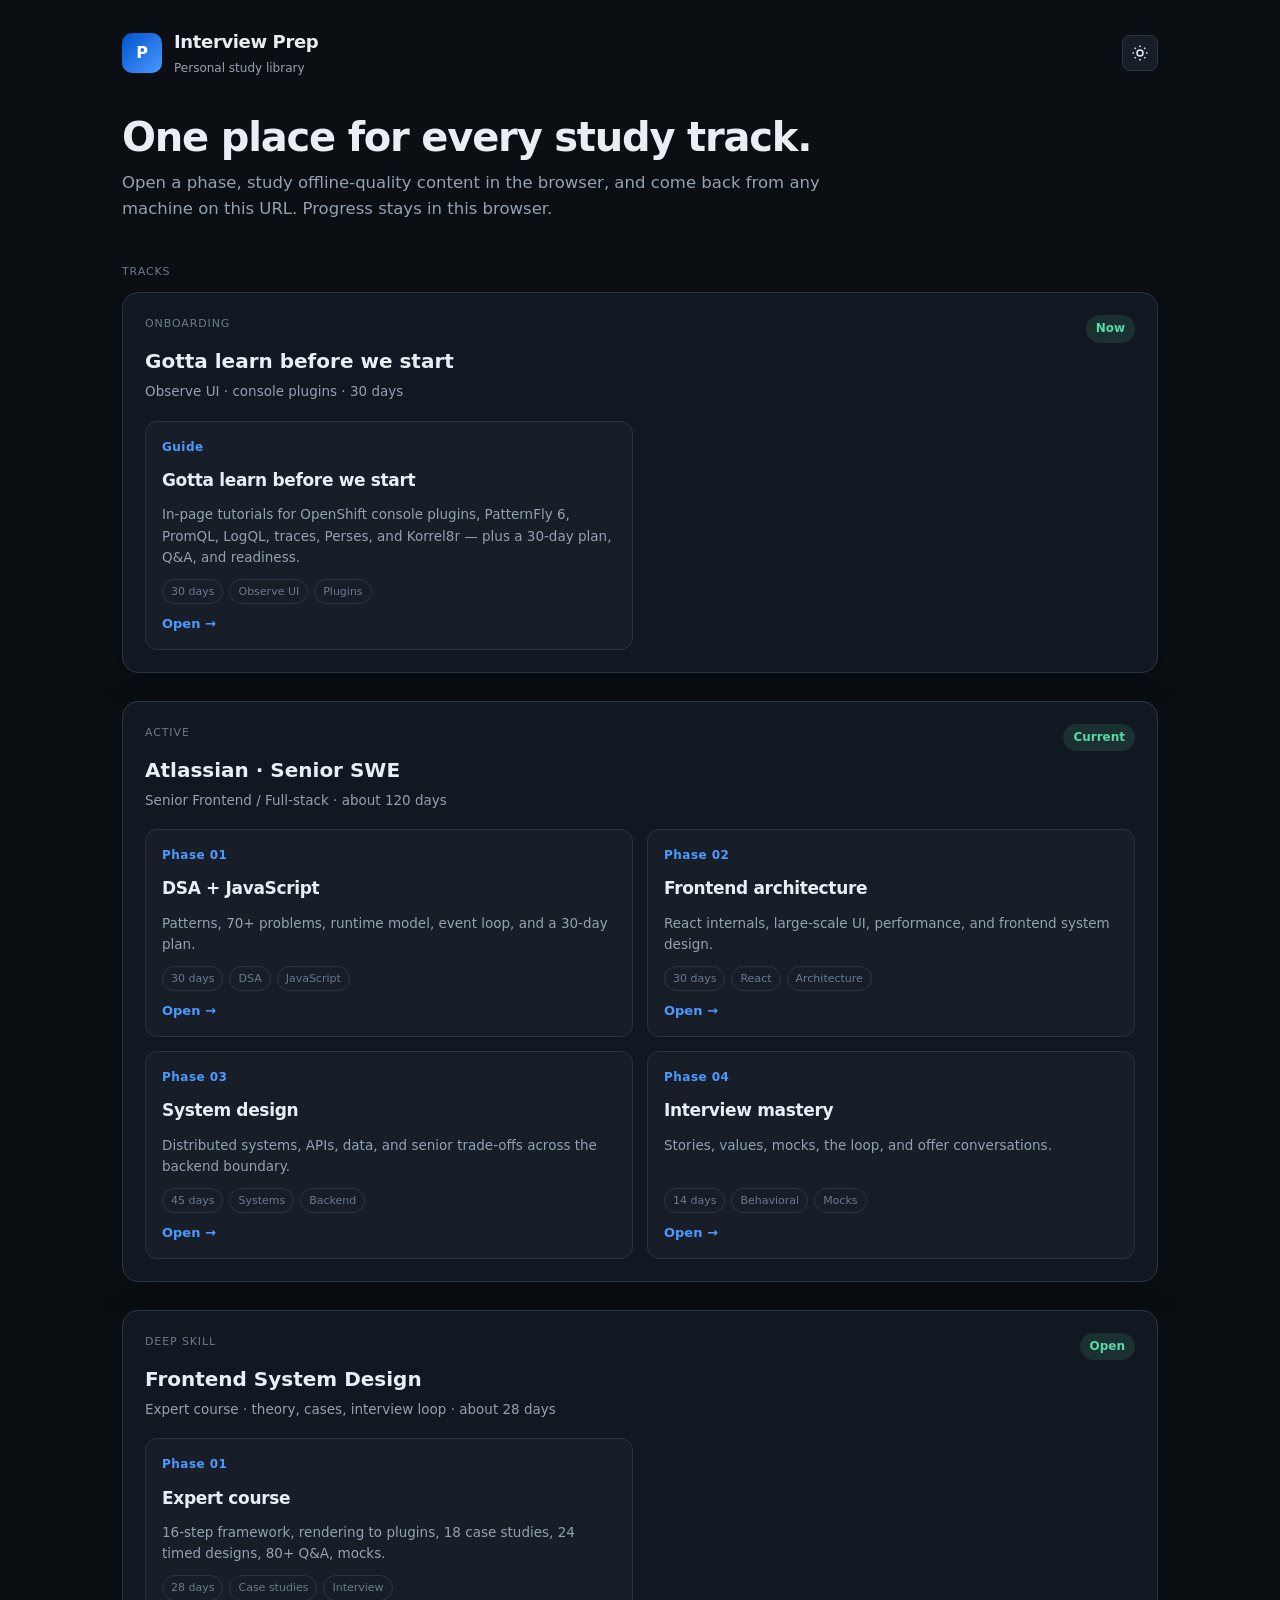
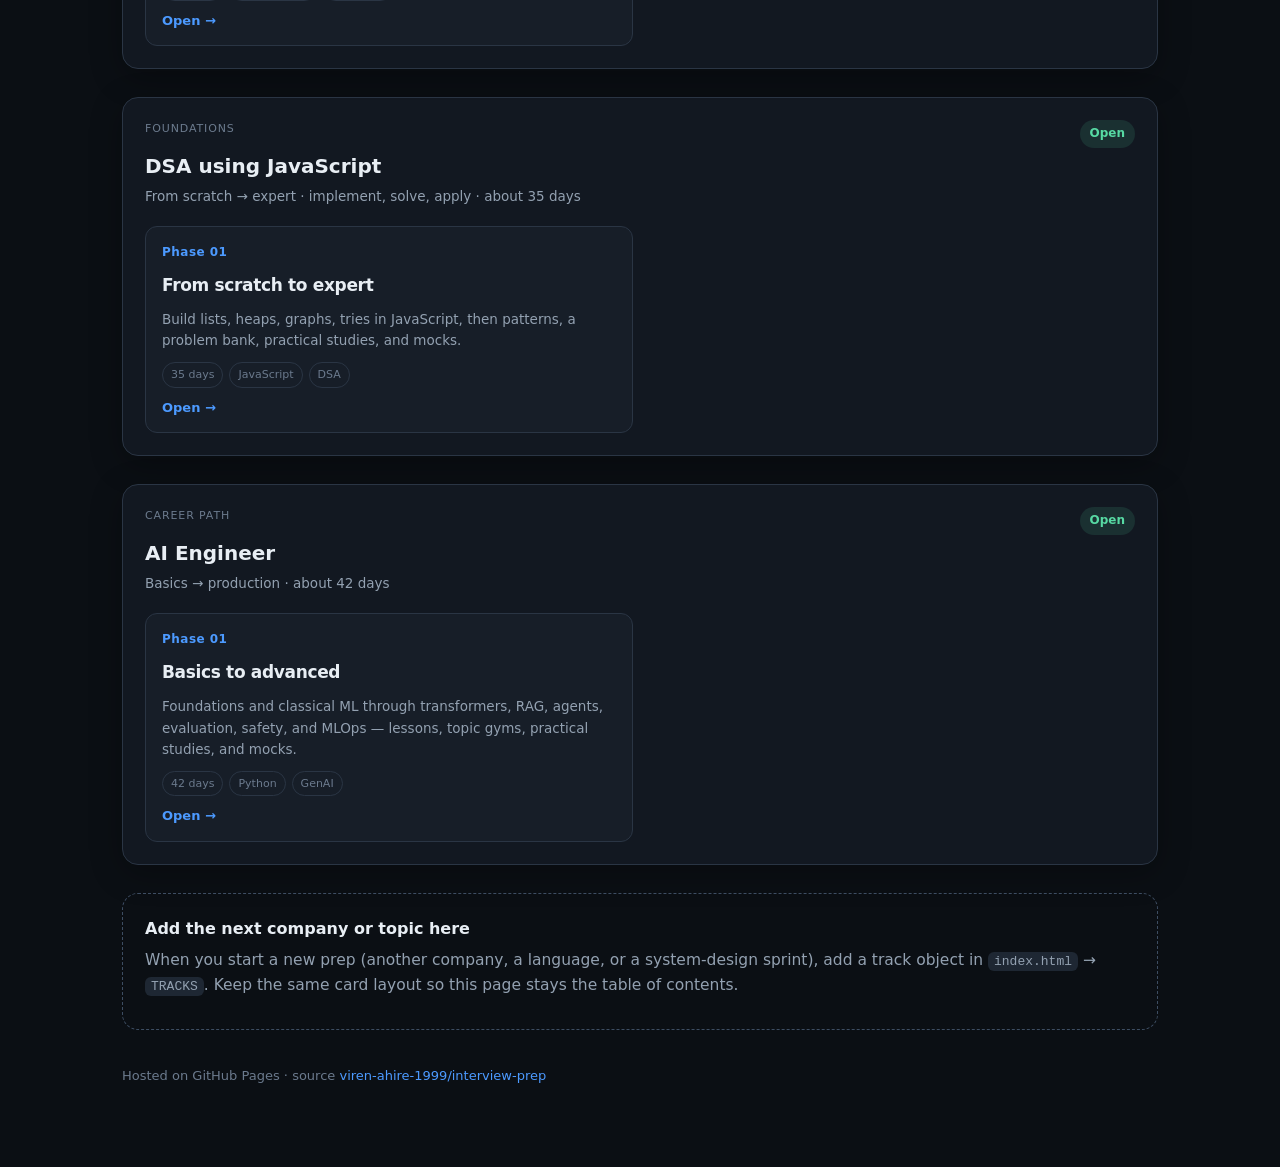
<file: index.html>
<!DOCTYPE html>
<html lang="en" data-theme="dark">
<head>
  <meta charset="UTF-8" />
  <meta name="viewport" content="width=device-width, initial-scale=1" />
  <title>Interview Prep — Study Hub</title>
  <meta name="description" content="Personal interview prep library. Open a track and pick up where you left off." />
  <style>
    :root {
      --bg: #0b0f14;
      --bg-elevated: #121821;
      --bg-card: #171e28;
      --bg-hover: #1e2733;
      --border: #2a3544;
      --border-strong: #3d4d62;
      --text: #e8eef4;
      --text-muted: #93a1b1;
      --text-dim: #6b7a8d;
      --accent: #4c9aff;
      --accent-hover: #79b8ff;
      --accent-soft: rgba(76, 154, 255, 0.12);
      --green: #57d9a3;
      --green-soft: rgba(87, 217, 163, 0.12);
      --yellow: #ffc400;
      --yellow-soft: rgba(255, 196, 0, 0.12);
      --purple: #c0b6f2;
      --purple-soft: rgba(192, 182, 242, 0.12);
      --radius: 12px;
      --radius-sm: 8px;
      --shadow: 0 8px 32px rgba(0, 0, 0, 0.28);
      --font: "Segoe UI", system-ui, -apple-system, BlinkMacSystemFont, sans-serif;
    }
    [data-theme="light"] {
      --bg: #f4f6f8;
      --bg-elevated: #ffffff;
      --bg-card: #ffffff;
      --bg-hover: #eef2f6;
      --border: #d5dde5;
      --border-strong: #b8c4d0;
      --text: #172b4d;
      --text-muted: #44546f;
      --text-dim: #6b778c;
      --accent: #0052cc;
      --accent-hover: #0747a6;
      --accent-soft: rgba(0, 82, 204, 0.08);
      --green: #1f845a;
      --green-soft: rgba(31, 132, 90, 0.1);
      --yellow: #974f0c;
      --yellow-soft: rgba(151, 79, 12, 0.1);
      --purple: #5e4db2;
      --purple-soft: rgba(94, 77, 178, 0.1);
      --shadow: 0 8px 28px rgba(23, 43, 77, 0.08);
    }
    *, *::before, *::after { box-sizing: border-box; }
    html { scroll-behavior: smooth; }
    body {
      margin: 0;
      min-height: 100vh;
      font-family: var(--font);
      background: var(--bg);
      color: var(--text);
      line-height: 1.6;
      font-size: 15.5px;
    }
    a { color: var(--accent); text-decoration: none; }
    a:hover { text-decoration: underline; }
    .wrap { max-width: 1080px; margin: 0 auto; padding: 28px 22px 80px; }
    .top {
      display: flex;
      align-items: center;
      justify-content: space-between;
      gap: 16px;
      margin-bottom: 36px;
    }
    .brand { display: flex; align-items: center; gap: 12px; }
    .mark {
      width: 40px; height: 40px;
      border-radius: 10px;
      background: linear-gradient(135deg, #0052cc, #4c9aff);
      display: grid; place-items: center;
      color: #fff; font-weight: 800; font-size: 16px;
    }
    .brand h1 { margin: 0; font-size: 18px; letter-spacing: -0.02em; }
    .brand p { margin: 2px 0 0; font-size: 12px; color: var(--text-muted); }
    .icon-btn {
      background: var(--bg-card);
      border: 1px solid var(--border);
      border-radius: 8px;
      width: 36px; height: 36px;
      display: grid; place-items: center;
      cursor: pointer;
      color: inherit;
    }
    .icon-btn:hover { border-color: var(--accent); }
    .hero { margin-bottom: 40px; max-width: 720px; }
    .hero h2 {
      margin: 0 0 10px;
      font-size: clamp(28px, 4vw, 40px);
      letter-spacing: -0.03em;
      line-height: 1.15;
    }
    .hero p { margin: 0; color: var(--text-muted); font-size: 16.5px; }
    .section-label {
      font-size: 11px;
      text-transform: uppercase;
      letter-spacing: 0.08em;
      color: var(--text-dim);
      margin: 0 0 12px;
    }
    .track {
      background: var(--bg-elevated);
      border: 1px solid var(--border);
      border-radius: 16px;
      padding: 22px;
      margin-bottom: 28px;
      box-shadow: var(--shadow);
    }
    .track-head {
      display: flex;
      flex-wrap: wrap;
      align-items: flex-start;
      justify-content: space-between;
      gap: 12px;
      margin-bottom: 18px;
    }
    .track-head h3 { margin: 0 0 4px; font-size: 20px; }
    .track-head .meta { margin: 0; color: var(--text-muted); font-size: 13.5px; }
    .pill {
      display: inline-block;
      padding: 4px 10px;
      border-radius: 99px;
      font-size: 12px;
      font-weight: 650;
      background: var(--green-soft);
      color: var(--green);
    }
    .pill.soon { background: var(--yellow-soft); color: var(--yellow); }
    .grid {
      display: grid;
      grid-template-columns: repeat(2, minmax(0, 1fr));
      gap: 14px;
    }
    .card {
      display: flex;
      flex-direction: column;
      gap: 10px;
      background: var(--bg-card);
      border: 1px solid var(--border);
      border-radius: var(--radius);
      padding: 16px 16px 14px;
      color: inherit;
      text-decoration: none;
      min-height: 168px;
    }
    .card:hover {
      border-color: var(--border-strong);
      background: var(--bg-hover);
      text-decoration: none;
    }
    .card-top {
      display: flex;
      justify-content: space-between;
      align-items: center;
      gap: 8px;
    }
    .num { font-size: 12px; font-weight: 700; color: var(--accent); letter-spacing: 0.04em; }
    .status {
      font-size: 11px;
      color: var(--text-dim);
      background: var(--accent-soft);
      color: var(--accent);
      padding: 3px 8px;
      border-radius: 99px;
      display: none;
    }
    .status.on { display: inline-block; }
    .card h4 { margin: 0; font-size: 17px; letter-spacing: -0.02em; }
    .card .blurb { margin: 0; color: var(--text-muted); font-size: 13.5px; flex: 1; }
    .tags { display: flex; flex-wrap: wrap; gap: 6px; }
    .tag {
      font-size: 11px;
      color: var(--text-dim);
      border: 1px solid var(--border);
      border-radius: 99px;
      padding: 3px 8px;
    }
    .card .go { font-size: 13px; font-weight: 650; color: var(--accent); }
    .empty {
      border: 1px dashed var(--border-strong);
      border-radius: 16px;
      padding: 22px;
      color: var(--text-muted);
    }
    .empty h3 { margin: 0 0 6px; color: var(--text); font-size: 16px; }
    .empty p { margin: 0 0 10px; }
    .empty code {
      font-size: 13px;
      background: var(--bg-hover);
      padding: 2px 6px;
      border-radius: 6px;
    }
    footer {
      margin-top: 36px;
      color: var(--text-dim);
      font-size: 13px;
    }
    @media (max-width: 720px) {
      .grid { grid-template-columns: 1fr; }
      .wrap { padding: 20px 16px 64px; }
    }
  </style>
</head>
<body>
  <div class="wrap">
    <header class="top">
      <div class="brand">
        <div class="mark">P</div>
        <div>
          <h1>Interview Prep</h1>
          <p>Personal study library</p>
        </div>
      </div>
      <button class="icon-btn" id="theme-toggle" type="button" title="Toggle theme" aria-label="Toggle theme">
        <svg width="18" height="18" viewBox="0 0 24 24" fill="none" stroke="currentColor" stroke-width="2"><circle cx="12" cy="12" r="4"/><path d="M12 2v2M12 20v2M4.9 4.9l1.4 1.4M17.7 17.7l1.4 1.4M2 12h2M20 12h2M4.9 19.1l1.4-1.4M17.7 6.3l1.4-1.4"/></svg>
      </button>
    </header>

    <section class="hero">
      <h2>One place for every study track.</h2>
      <p>Open a phase, study offline-quality content in the browser, and come back from any machine on this URL. Progress stays in this browser.</p>
    </section>

    <p class="section-label">Tracks</p>
    <div id="tracks"></div>

    <section class="empty">
      <h3>Add the next company or topic here</h3>
      <p>When you start a new prep (another company, a language, or a system-design sprint), add a track object in <code>index.html</code> → <code>TRACKS</code>. Keep the same card layout so this page stays the table of contents.</p>
    </section>

    <footer>
      Hosted on GitHub Pages · source
      <a href="https://github.com/viren-ahire-1999/interview-prep">viren-ahire-1999/interview-prep</a>
    </footer>
  </div>

  <script>
    const THEME_KEY = "atl-hub-v1";

    /* Add future studies as another object in this array. */
    const TRACKS = [
      {
        eyebrow: "Onboarding",
        title: "Gotta learn before we start",
        meta: "Observe UI · console plugins · 30 days",
        pill: "Now",
        phases: [
          {
            n: "01",
            badge: "Guide",
            title: "Gotta learn before we start",
            href: "gotta-learn.html",
            storageKey: "pre-start-v1",
            blurb: "In-page tutorials for OpenShift console plugins, PatternFly 6, PromQL, LogQL, traces, Perses, and Korrel8r — plus a 30-day plan, Q&A, and readiness.",
            tags: ["30 days", "Observe UI", "Plugins"]
          }
        ]
      },
      {
        eyebrow: "Active",
        title: "Atlassian · Senior SWE",
        meta: "Senior Frontend / Full-stack · about 120 days",
        pill: "Current",
        phases: [
          {
            n: "01",
            title: "DSA + JavaScript",
            href: "phase1-atlassian-prep.html",
            storageKey: "atl-phase1-v1",
            blurb: "Patterns, 70+ problems, runtime model, event loop, and a 30-day plan.",
            tags: ["30 days", "DSA", "JavaScript"]
          },
          {
            n: "02",
            title: "Frontend architecture",
            href: "phase2-atlassian-frontend-architecture.html",
            storageKey: "atl-phase2-v1",
            blurb: "React internals, large-scale UI, performance, and frontend system design.",
            tags: ["30 days", "React", "Architecture"]
          },
          {
            n: "03",
            title: "System design",
            href: "phase3-atlassian-system-design.html",
            storageKey: "atl-phase3-v1",
            blurb: "Distributed systems, APIs, data, and senior trade-offs across the backend boundary.",
            tags: ["45 days", "Systems", "Backend"]
          },
          {
            n: "04",
            title: "Interview mastery",
            href: "phase4-atlassian-interview-mastery.html",
            storageKey: "atl-phase4-v1",
            blurb: "Stories, values, mocks, the loop, and offer conversations.",
            tags: ["14 days", "Behavioral", "Mocks"]
          }
        ]
      },
      {
        eyebrow: "Deep skill",
        title: "Frontend System Design",
        meta: "Expert course · theory, cases, interview loop · about 28 days",
        pill: "Open",
        phases: [
          {
            n: "01",
            title: "Expert course",
            href: "frontend-system-design.html",
            storageKey: "fe-sd-v1",
            blurb: "16-step framework, rendering to plugins, 18 case studies, 24 timed designs, 80+ Q&A, mocks.",
            tags: ["28 days", "Case studies", "Interview"]
          }
        ]
      },
      {
        eyebrow: "Foundations",
        title: "DSA using JavaScript",
        meta: "From scratch → expert · implement, solve, apply · about 35 days",
        pill: "Open",
        phases: [
          {
            n: "01",
            title: "From scratch to expert",
            href: "dsa-javascript.html",
            storageKey: "dsa-js-v1",
            blurb: "Build lists, heaps, graphs, tries in JavaScript, then patterns, a problem bank, practical studies, and mocks.",
            tags: ["35 days", "JavaScript", "DSA"]
          }
        ]
      },
      {
        eyebrow: "Career path",
        title: "AI Engineer",
        meta: "Basics → production · about 42 days",
        pill: "Open",
        phases: [
          {
            n: "01",
            title: "Basics to advanced",
            href: "ai-engineer.html",
            storageKey: "ai-eng-v1",
            blurb: "Foundations and classical ML through transformers, RAG, agents, evaluation, safety, and MLOps — lessons, topic gyms, practical studies, and mocks.",
            tags: ["42 days", "Python", "GenAI"]
          }
        ]
      }
    ];

    function loadTheme() {
      try {
        const saved = JSON.parse(localStorage.getItem(THEME_KEY) || "{}");
        return saved.theme === "light" ? "light" : "dark";
      } catch {
        return "dark";
      }
    }
    function applyTheme(theme) {
      document.documentElement.setAttribute("data-theme", theme);
    }
    function saveTheme(theme) {
      localStorage.setItem(THEME_KEY, JSON.stringify({ theme: theme }));
    }
    let theme = loadTheme();
    applyTheme(theme);
    document.getElementById("theme-toggle").addEventListener("click", () => {
      theme = theme === "dark" ? "light" : "dark";
      applyTheme(theme);
      saveTheme(theme);
    });

    function hasProgress(key) {
      if (!key) return false;
      try {
        const raw = localStorage.getItem(key);
        if (!raw) return false;
        const state = JSON.parse(raw);
        const objects = ["checks", "topics", "jsTopics", "reactTopics", "questions", "problems", "designs", "exercises", "readiness"];
        const used = objects.some((k) => state[k] && Object.keys(state[k]).length > 0);
        return used || (Array.isArray(state.mocks) && state.mocks.length > 0);
      } catch {
        return false;
      }
    }

    const root = document.getElementById("tracks");
    TRACKS.forEach((track) => {
      const el = document.createElement("article");
      el.className = "track";
      el.innerHTML =
        '<div class="track-head">' +
          "<div>" +
            '<p class="section-label">' + track.eyebrow + "</p>" +
            "<h3>" + track.title + "</h3>" +
            '<p class="meta">' + track.meta + "</p>" +
          "</div>" +
          '<span class="pill">' + (track.pill || "Current") + "</span>" +
        "</div>" +
        '<div class="grid"></div>';
      const grid = el.querySelector(".grid");
      track.phases.forEach((phase) => {
        const started = hasProgress(phase.storageKey);
        const card = document.createElement("a");
        card.className = "card";
        card.href = phase.href;
        card.innerHTML =
          '<div class="card-top">' +
            '<span class="num">' + (phase.badge || ("Phase " + phase.n)) + "</span>" +
            '<span class="status' + (started ? " on" : "") + '">In this browser</span>' +
          "</div>" +
          "<h4>" + phase.title + "</h4>" +
          '<p class="blurb">' + phase.blurb + "</p>" +
          '<div class="tags">' + phase.tags.map((t) => '<span class="tag">' + t + "</span>").join("") + "</div>" +
          '<span class="go">' + (started ? "Continue →" : "Open →") + "</span>";
        grid.appendChild(card);
      });
      root.appendChild(el);
    });
  </script>
</body>
</html>
</file>
